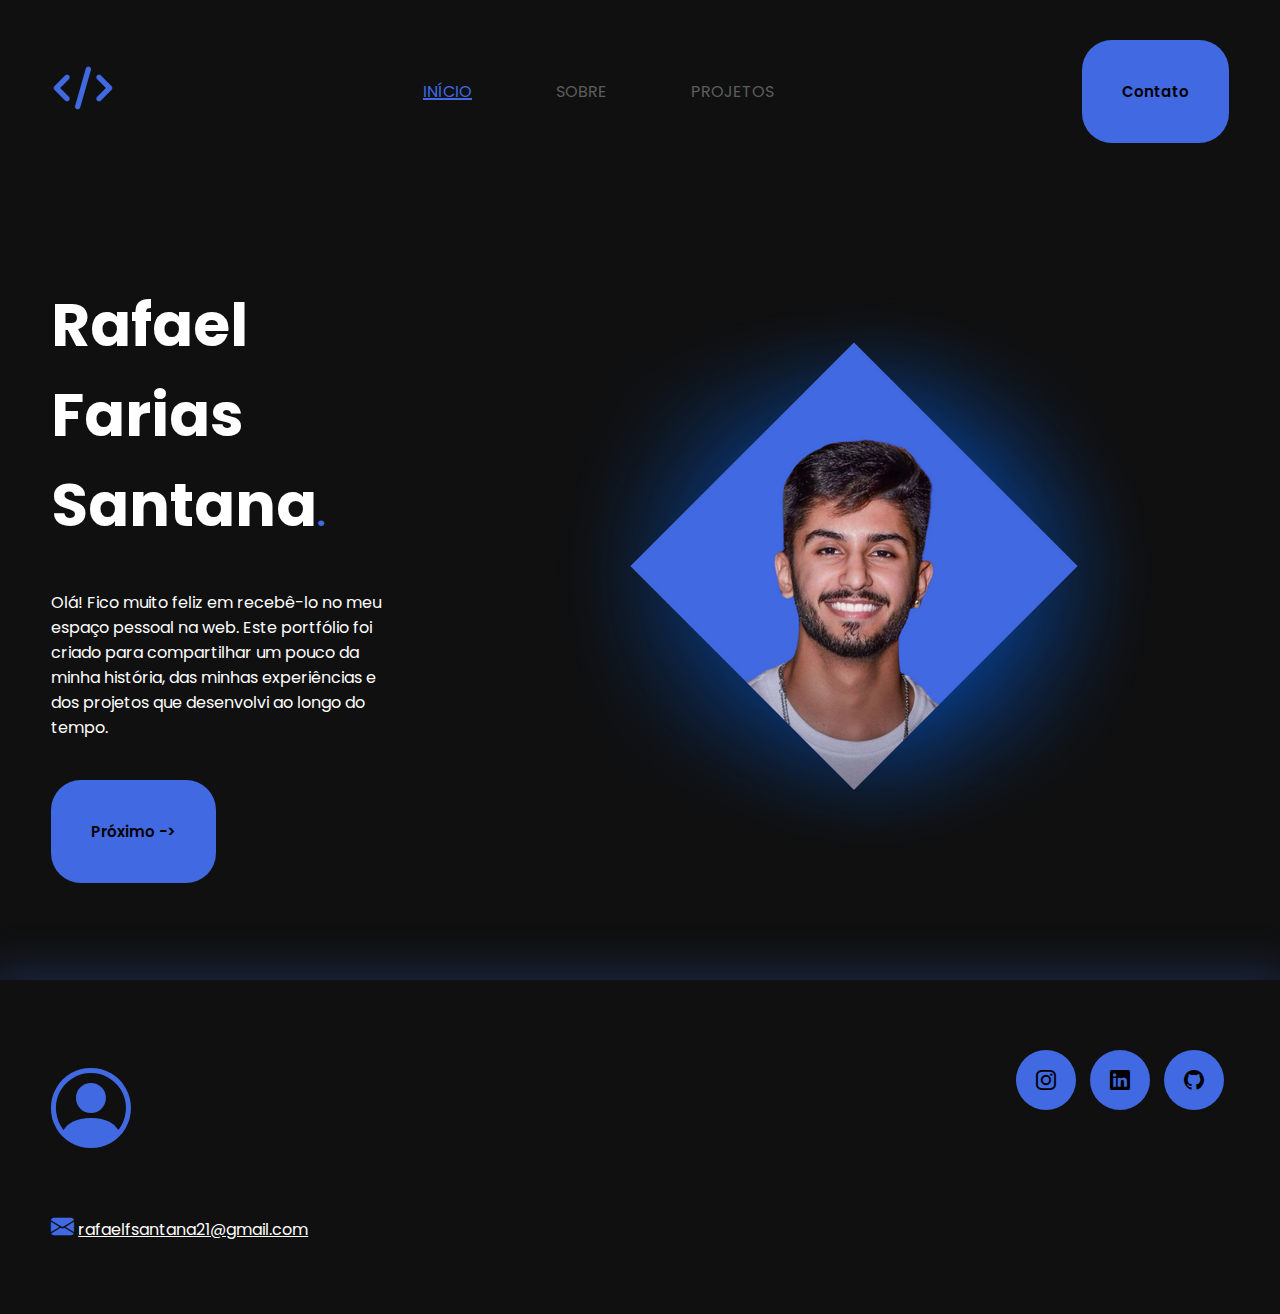
<file: index.html>
<!DOCTYPE html>
<html lang="pt-br">
<head>
    <meta charset="UTF-8">
    <meta name="viewport" content="width=device-width, initial-scale=1.0">
    <!-- GOOGLE FONTS-->
    <link rel="preconnect" href="https://fonts.googleapis.com">
    <link rel="preconnect" href="https://fonts.gstatic.com" crossorigin>
    <link href="https://fonts.googleapis.com/css2?family=Poppins:ital,wght@0,100;0,200;0,300;0,400;0,500;0,600;0,700;0,800;0,900;1,100;1,200;1,300;1,400;1,500;1,600;1,700;1,800;1,900&display=swap" rel="stylesheet">
    <!--FIM GOOGLE FONTS-->
    <!-- Bootstrap icons-->
    <link rel="stylesheet" href="https://cdn.jsdelivr.net/npm/bootstrap-icons@1.11.3/font/bootstrap-icons.min.css">
     <!-- FIM Bootsrap icons-->
    <link rel="stylesheet" href="styles.css">
    <title>Portifólio - Rafael Farias</title>
</head>
<body>

 <header>
    <div class = "interface">
        <div class = "foto_perfil">
            <a href="#">
                <img src="./imgs/code(2).png" alt="logo">
            </a>
        </div> <!--logo -->

        <nav>
            <ul>
                <li><a href="./index.html"><span>INÍCIO</span></a></li>
                <li><a href="./sobre.html">SOBRE</a></li>
                <li><a href="./projetos.html">PROJETOS</a></li>
            </ul>
        </nav>

        <div class="rf-contato">
            <a href="./contato.html">
                <button>Contato</button>
            </a>
        </div>
    </div>
 </header>
    
 <main>
    <section class ="topo-do-site">
        <div class ="interface">
            <div class="flex">
                <div class="txt-topo-site">
                    <h1>Rafael Farias Santana<span>.</span></h1>
                    <p>Olá! Fico muito feliz em recebê-lo no meu espaço pessoal na web. Este portfólio foi criado para compartilhar um pouco da minha história, das minhas experiências e dos projetos que desenvolvi ao longo do tempo.</p>

                    <div class="rf-contato">
                        <a href="./sobre.html">
                            <button>
                                Próximo ->
                            </button>
                        </a>
                    </div>
                </div>

                <div class="img-topo-site">
                    <img src="./imgs/foto-topo-site-oficial.png" alt="">
                </div>
            </div>
        </div>
    </section><!--TOPO DO SITE-->

 </main>

 <footer>
    <div class="interface">
        <div class="line-footer">
            <div class="flex">
                <div class="logo-footer">
                    <i class="bi bi-person-circle"></i>
                </div>
                <div class="rf-social">
                    <a href="https://www.instagram.com/rafaelfariass/" target="_blank"><button><i class="bi bi-instagram"></i></button></a>
                    <a href="https://www.linkedin.com/in/rafaelfariass/" target="_blank"><button><i class="bi bi-linkedin"></i></button></a>
                    <a href="https://github.com/RafaFariasRF7" target="_blank"><button><i class="bi bi-github"></i></button></a>
                </div>
            </div>
        </div><!--Line footer -->

        <div class="line-footer borda">
            <p><i class="bi bi-envelope-fill"></i> <a href="mailto:rafaelfsantana21@gmail.com">rafaelfsantana21@gmail.com</a></p>
        </div><!--Line footer -->
    </div><!--Interface-->
 </footer>
</body>
</html>
</file>
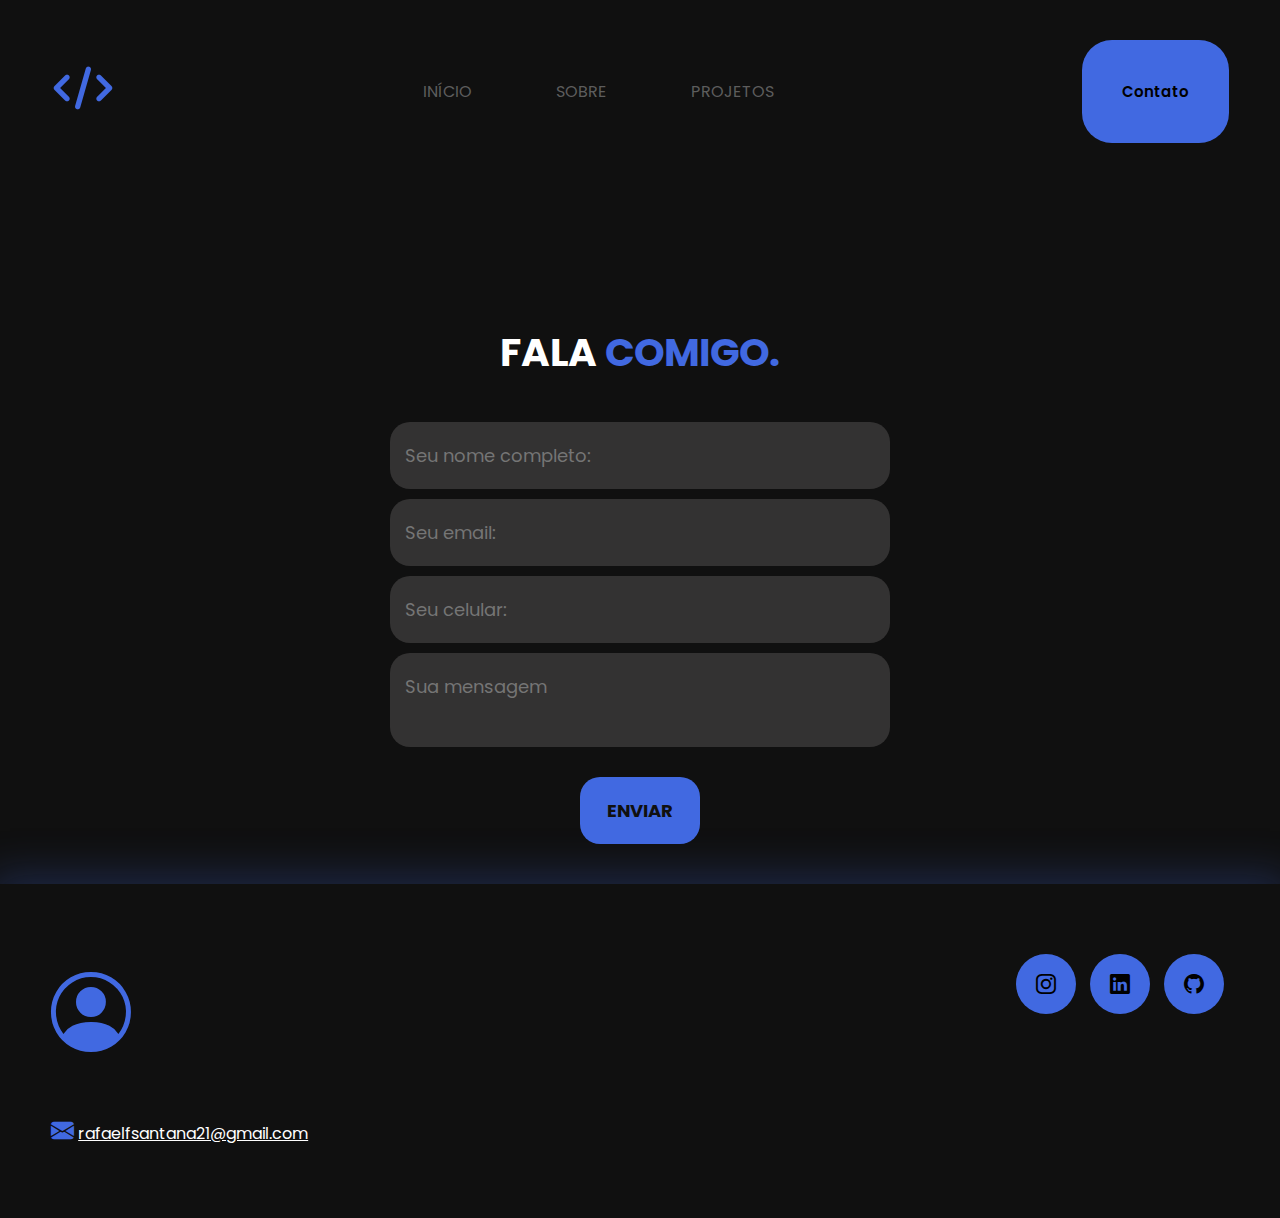
<file: contato.html>
<!DOCTYPE html>
<html lang="pt-br">
<head>
    <meta charset="UTF-8">
    <meta name="viewport" content="width=device-width, initial-scale=1.0">
    <!-- GOOGLE FONTS-->
    <link rel="preconnect" href="https://fonts.googleapis.com">
<link rel="preconnect" href="https://fonts.gstatic.com" crossorigin>
<link href="https://fonts.googleapis.com/css2?family=Poppins:ital,wght@0,100;0,200;0,300;0,400;0,500;0,600;0,700;0,800;0,900;1,100;1,200;1,300;1,400;1,500;1,600;1,700;1,800;1,900&display=swap" rel="stylesheet">
    <!--FIM GOOGLE FONTS-->
    <!-- Bootstrap icons-->
    <link rel="stylesheet" href="https://cdn.jsdelivr.net/npm/bootstrap-icons@1.11.3/font/bootstrap-icons.min.css">
     <!-- FIM Bootsrap icons-->
    <link rel="stylesheet" href="styles.css">
    <title>Portifólio - Rafael Farias</title>
</head>
<body>
    <header>
        <div class = "interface">
            <div class = "foto_perfil">
                <a href="#">
                    <img src="./imgs/code(2).png" alt="logo">
                </a>
            </div> <!--logo -->
    
            <nav>
                <ul>
                    <li><a href="./index.html">INÍCIO</a></li>
                    <li><a href="./sobre.html">SOBRE</a></li>
                    <li><a href="./projetos.html">PROJETOS</a></li>
                </ul>
            </nav>
    
            <div class="rf-contato">
                <a href="./contato.html">
                    <button>Contato</button>
                </a>
            </div>
        </div>
     </header>

     <main>
        <section class="form">
            <div class="interface">
                <h2 class="titulo">FALA <span>COMIGO.</span></h2>
    
                <form action="">
                    <input type="text" name="" id="" placeholder="Seu nome completo:" required>
                    <input type="text" name="" id="" placeholder="Seu email:" required>
                    <input type="text" name="" id="" placeholder="Seu celular:">
                    <textarea name="" id="" placeholder="Sua mensagem" required></textarea>
                    <div class="rf-enviar"><input type="submit" value="ENVIAR"></div>
                </form>
            </div>
        </section><!--FORMULÁRIO-->
     </main>

     <footer>
        <div class="interface">
            <div class="line-footer">
                <div class="flex">
                    <div class="logo-footer">
                        <i class="bi bi-person-circle"></i>
                    </div>
                    <div class="rf-social">
                        <a href="https://www.instagram.com/rafaelfariass/" target="_blank"><button><i class="bi bi-instagram"></i></button></a>
                        <a href="https://www.linkedin.com/in/rafaelfariass/" target="_blank"><button><i class="bi bi-linkedin"></i></button></a>
                        <a href="https://github.com/RafaFariasRF7" target="_blank"><button><i class="bi bi-github"></i></button></a>
                    </div>
                </div>
            </div><!--Line footer -->
    
            <div class="line-footer borda">
                <p><i class="bi bi-envelope-fill"></i> <a href="mailto:rafaelfsantana21@gmail.com">rafaelfsantana21@gmail.com</a></p>
            </div><!--Line footer -->
        </div><!--Interface-->
     </footer>
</body>
</html>
</file>
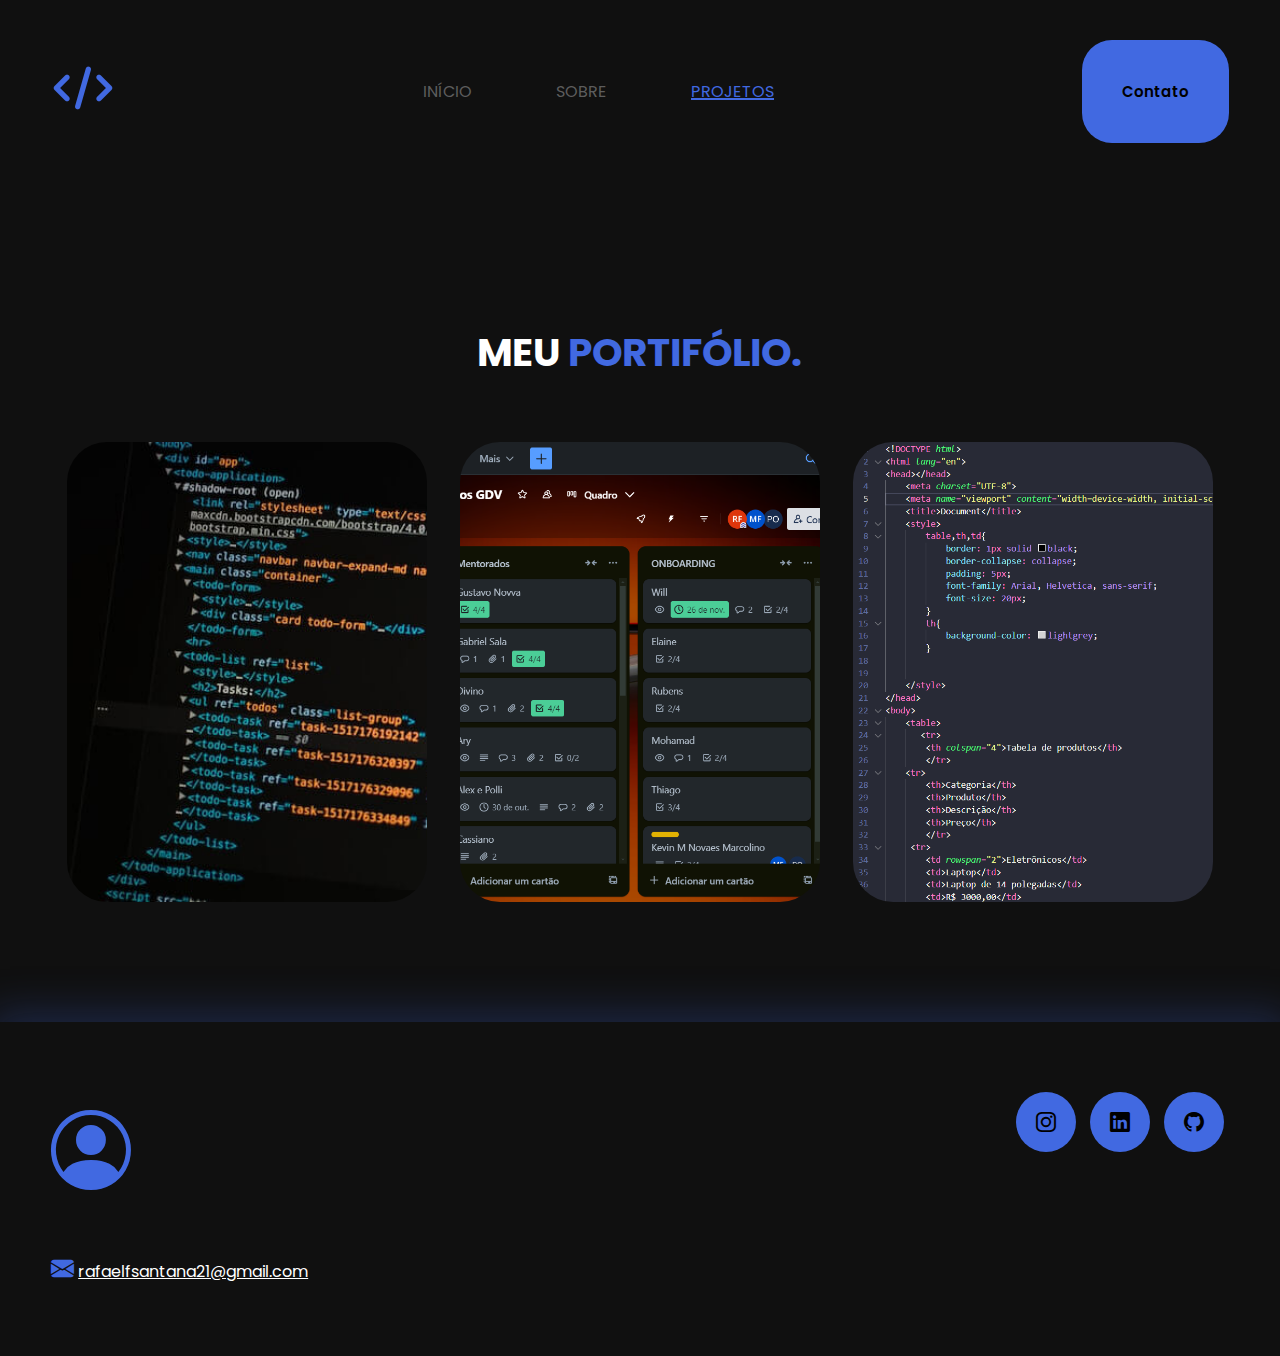
<file: projetos.html>
<!DOCTYPE html>
<html lang="pt-br">
<head>
    <meta charset="UTF-8">
    <meta name="viewport" content="width=device-width, initial-scale=1.0">
    <!-- GOOGLE FONTS-->
    <link rel="preconnect" href="https://fonts.googleapis.com">
<link rel="preconnect" href="https://fonts.gstatic.com" crossorigin>
<link href="https://fonts.googleapis.com/css2?family=Poppins:ital,wght@0,100;0,200;0,300;0,400;0,500;0,600;0,700;0,800;0,900;1,100;1,200;1,300;1,400;1,500;1,600;1,700;1,800;1,900&display=swap" rel="stylesheet">
    <!--FIM GOOGLE FONTS-->
    <!-- Bootstrap icons-->
    <link rel="stylesheet" href="https://cdn.jsdelivr.net/npm/bootstrap-icons@1.11.3/font/bootstrap-icons.min.css">
     <!-- FIM Bootsrap icons-->
    <link rel="stylesheet" href="styles.css">
    <title>Portifólio - Rafael Farias</title>
</head>
<body>
    <header>
        <div class = "interface">
            <div class = "foto_perfil">
                <a href="#">
                    <img src="./imgs/code(2).png" alt="logo">
                </a>
            </div> <!--logo -->
    
            <nav>
                <ul>
                    <li><a href="./index.html">INÍCIO</a></li>
                    <li><a href="./sobre.html">SOBRE</a></li>
                    <li><a href="./projetos.html"><span>PROJETOS</span></a></li>
                </ul>
            </nav>
    
            <div class="rf-contato">
                <a href="./contato.html">
                    <button>Contato</button>
                </a>
            </div>
        </div>
     </header>

    <main>
        <section class="portfolio">
            <div class="interface">
                <h2 class="titulo">MEU <span>PORTIFÓLIO.</span></h2>
                <div class="flex">
                    <div class="img-port" style="background-image: url(imgs/tags-HTML.jpg);">
                        <div class="overlay">Projeto 1</div>
                    </div>
                    <div class="img-port" style="background-image: url(imgs/Captura\ de\ tela\ 2024-10-04\ 010516.png);">
                        <div class="overlay">Projeto 2</div>
                    </div>
                    <div class="img-port" style="background-image: url(imgs/port3.png);">
                        <div class="overlay">Projeto 3</div>
                    </div>
                </div><!--flex-->
            </div><!--interface-->
        </section><!--PROTIFÓLIO-->
    </main>

    <footer>
        <div class="interface">
            <div class="line-footer">
                <div class="flex">
                    <div class="logo-footer">
                        <i class="bi bi-person-circle"></i>
                    </div>
                    <div class="rf-social">
                        <a href="https://www.instagram.com/rafaelfariass/" target="_blank"><button><i class="bi bi-instagram"></i></button></a>
                        <a href="https://www.linkedin.com/in/rafaelfariass/" target="_blank"><button><i class="bi bi-linkedin"></i></button></a>
                        <a href="https://github.com/RafaFariasRF7" target="_blank"><button><i class="bi bi-github"></i></button></a>
                    </div>
                </div>
            </div><!--Line footer -->
    
            <div class="line-footer borda">
                <p><i class="bi bi-envelope-fill"></i> <a href="mailto:rafaelfsantana21@gmail.com">rafaelfsantana21@gmail.com</a></p>
            </div><!--Line footer -->
        </div><!--Interface-->
     </footer>


</body>
</html>
</file>
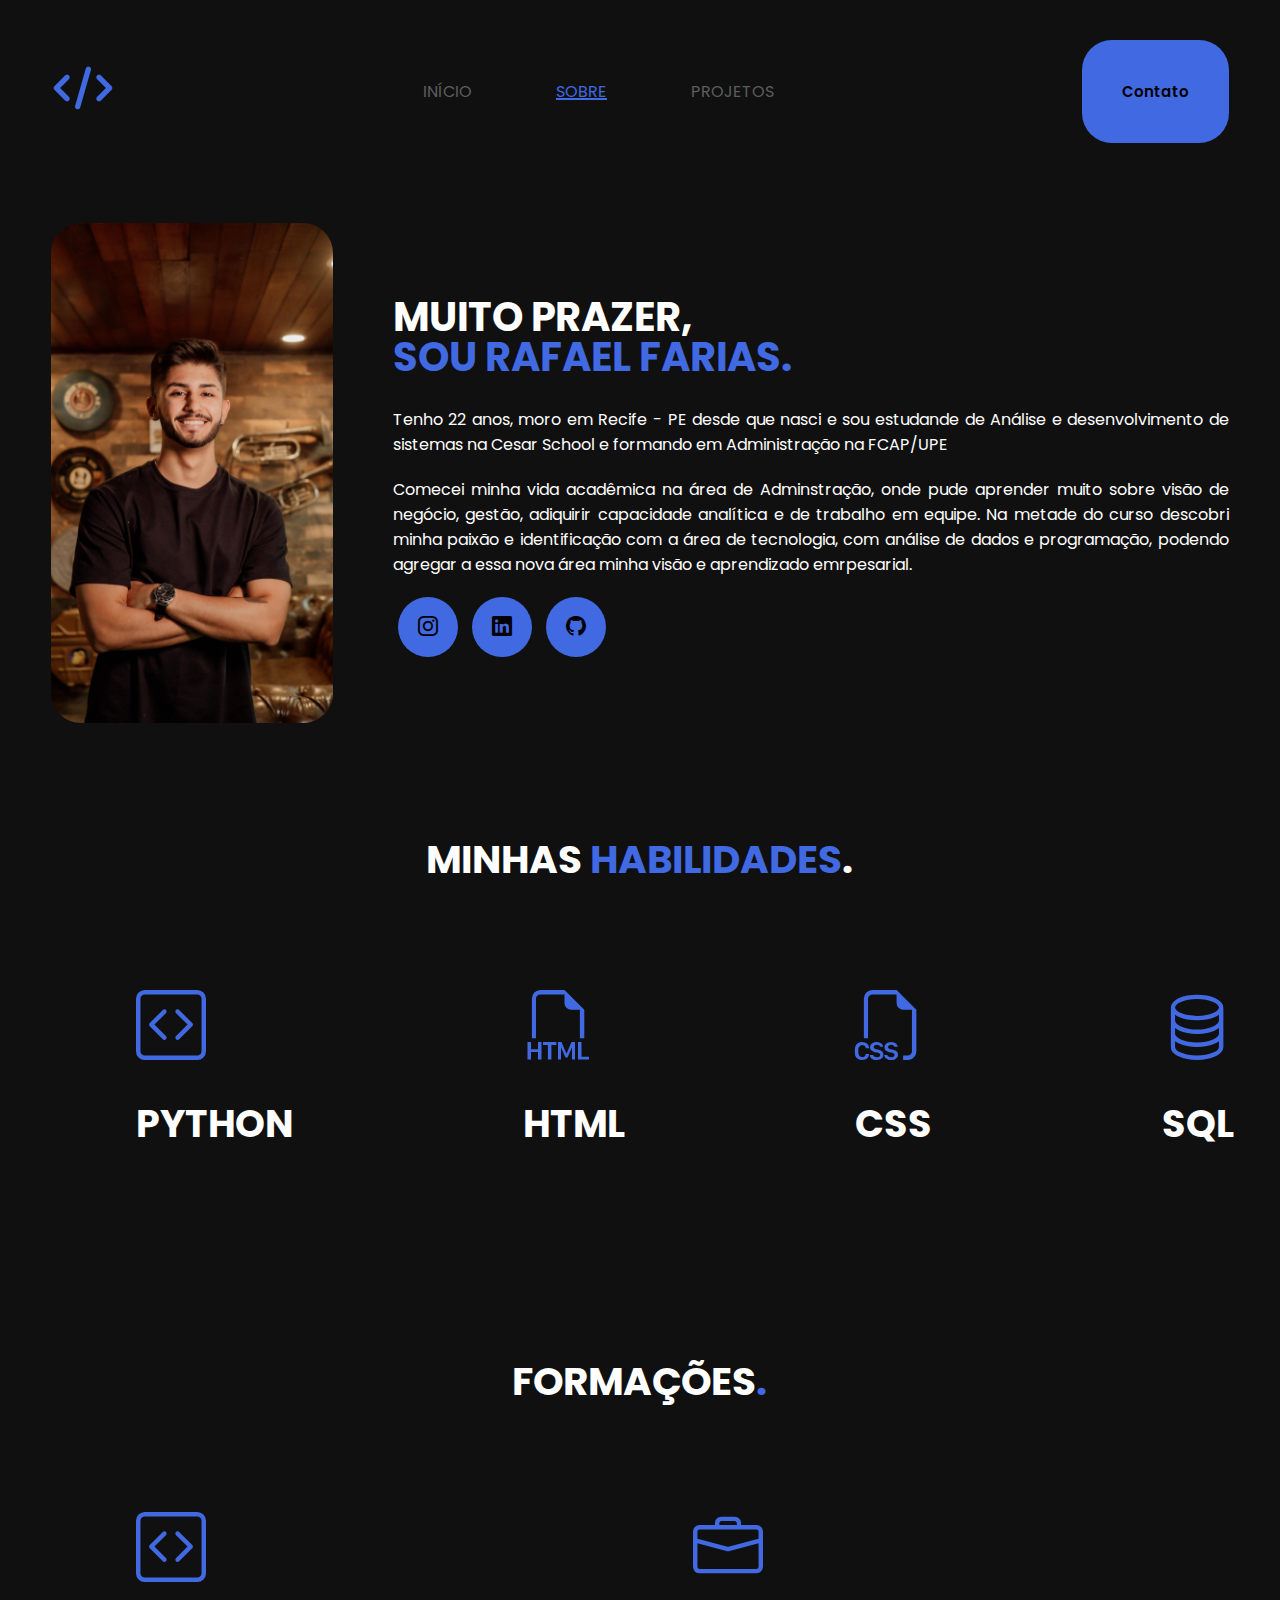
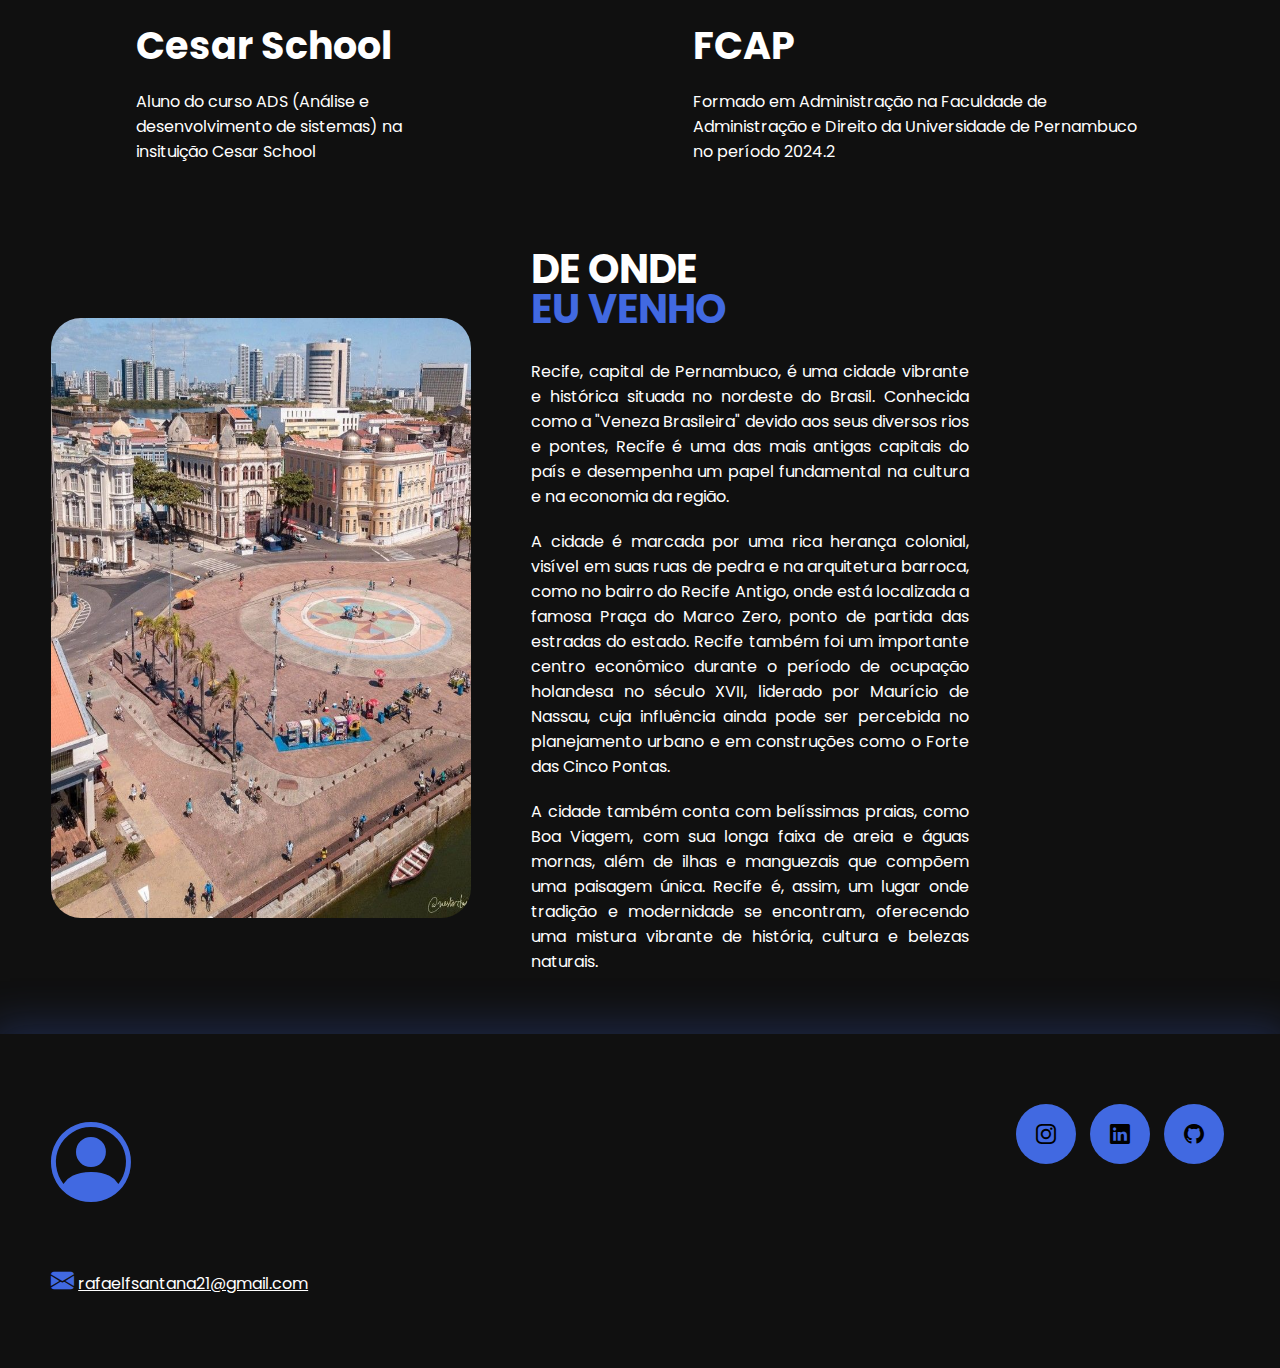
<file: sobre.html>
<!DOCTYPE html>
<html lang="pt-br">
<head>
    <meta charset="UTF-8">
    <meta name="viewport" content="width=device-width, initial-scale=1.0">
    <!-- GOOGLE FONTS-->
    <link rel="preconnect" href="https://fonts.googleapis.com">
<link rel="preconnect" href="https://fonts.gstatic.com" crossorigin>
<link href="https://fonts.googleapis.com/css2?family=Poppins:ital,wght@0,100;0,200;0,300;0,400;0,500;0,600;0,700;0,800;0,900;1,100;1,200;1,300;1,400;1,500;1,600;1,700;1,800;1,900&display=swap" rel="stylesheet">
    <!--FIM GOOGLE FONTS-->
    <!-- Bootstrap icons-->
    <link rel="stylesheet" href="https://cdn.jsdelivr.net/npm/bootstrap-icons@1.11.3/font/bootstrap-icons.min.css">
     <!-- FIM Bootsrap icons-->
    <link rel="stylesheet" href="styles.css">
    <title>Portifólio - Rafael Farias</title>
</head>
<body>
    <header>
        <div class = "interface">
            <div class = "foto_perfil">
                <a href="#">
                    <img src="./imgs/code(2).png" alt="logo">
                </a>
            </div> <!--logo -->
    
            <nav>
                <ul>
                <li><a href="./index.html">INÍCIO</a></li>
                <li><a href="./sobre.html"><span>SOBRE</span></a></li>
                <li><a href="./projetos.html">PROJETOS</a></li>
                </ul>
            </nav>
    
            <div class="rf-contato">
                <a href="./contato.html">
                    <button>Contato</button>
                </a>
            </div>
        </div>
     </header>

     <main>
        <section class = "sobre">
            <div class="interface">
                <div class="flex">
                    <div class="teste">
                        <img src="./imgs/foto-Trois.jpeg" alt="">
                    </div><!--FOTO DA TROIS-->
    
                    <div class="txt-sobre">
                        <h2>MUITO PRAZER, <span>SOU RAFAEL FARIAS.</span></h2>
                        <p>Tenho 22 anos, moro em Recife - PE desde que nasci e sou estudande de Análise e desenvolvimento de sistemas na Cesar School e formando em Administração na FCAP/UPE</p>
                        <p>Comecei minha vida acadêmica na área de Adminstração, onde pude aprender muito sobre visão de negócio, gestão, adiquirir capacidade analítica e de trabalho em equipe. Na metade do curso
                            descobri minha paixão e identificação com a área de tecnologia, com análise de dados e programação, podendo agregar a essa nova área minha visão e aprendizado emrpesarial.
                        </p>
                        <div class="rf-social">
                            <a href="https://www.instagram.com/rafaelfariass/" target="_blank"><button><i class="bi bi-instagram"></i></button></a>
                            <a href="https://www.linkedin.com/in/rafaelfariass/" target="_blank"><button><i class="bi bi-linkedin"></i></button></a>
                            <a href="https://github.com/RafaFariasRF7" target="_blank"><button><i class="bi bi-github"></i></button></a>
                        </div>
                    </div>
                </div>
            </div>
            
    
            <div class="interface">
                <h2 class ="titulo">MINHAS <span>HABILIDADES</span>.</h2>
                <div class="flex">
                    <div class="sobre-box">
                        <i class="bi bi-code-square"></i>
                        <h3>PYTHON</h3>
                        <p></p>
                    </div>
                    <div class="sobre-box">
                        <i class="bi bi-filetype-html"></i>
                        <h3>HTML</h3>
                        <p></p>
                    </div>
                    <div class="sobre-box">
                        <i class="bi bi-filetype-css"></i>
                        <h3>CSS</h3>
                        <p></p>
                    </div>
                    <div class="sobre-box">
                        <i class="bi bi-database"></i>
                        <h3>SQL</h3>
                        <p></p>
                    </div>
                </div>
                <h2 class ="titulo">FORMAÇÕES<span>.</span></h2>
                <div class="flex">
                    <div class="sobre-box">
                        <i class="bi bi-code-square"></i>
                        <a href="https://www.cesar.school/" target="_blank"><h3>Cesar School</h3></a>
                        <p>Aluno do curso ADS (Análise e desenvolvimento de sistemas) na insituição Cesar School</p>
                    </div>
                    <div class="sobre-box">
                        <i class="bi bi-briefcase"></i>
                        <a href="https://fcapupe.com.br/" target="_blank"><h3>FCAP</h3></a>
                        <p>Formado em Administração na Faculdade de Administração e Direito da Universidade de Pernambuco no período 2024.2</p>
                    </div>
                </div>
                </div>
            </div><!--Interface-->

            <div class="interface">
                <div class="flex">
                    <div class="recife-antigo">
                        <img src="./imgs/racife-antigo2.jpg" alt="">
                    </div><!--FOTO DA TROIS-->
    
                    <div class="txt-sobre">
                        <h2>DE ONDE <span>EU VENHO</span></h2>
                        <p>   Recife, capital de Pernambuco, é uma cidade vibrante e histórica situada no nordeste do Brasil. Conhecida como a "Veneza Brasileira" 
                            devido aos seus diversos rios e pontes, Recife é uma das mais antigas capitais do país e desempenha um papel fundamental na cultura e na economia da região.</p>
                        <p>A cidade é marcada por uma rica herança colonial, visível em suas ruas de pedra e na arquitetura barroca, como no bairro do Recife Antigo, onde está localizada a 
                            famosa Praça do Marco Zero, ponto de partida das estradas do estado. Recife também foi um importante centro econômico durante o período de ocupação holandesa no século XVII, 
                            liderado por Maurício de Nassau, cuja influência ainda pode ser percebida no planejamento urbano e em construções como o Forte das Cinco Pontas.
                        </p>
                        <p>
                            A cidade também conta com belíssimas praias, como Boa Viagem, com sua longa faixa de areia e águas mornas, além de ilhas e manguezais que compõem uma paisagem única. Recife é, assim,
                             um lugar onde tradição e modernidade se encontram, oferecendo uma mistura vibrante de história, cultura e belezas naturais.
                        </p>
                        
                    </div>
                    <div class="iframe-sobre">
                        <iframe src="https://www.google.com/maps/embed?pb=!1m18!1m12!1m3!1d126418.20443030934!2d-35.01661897943269!3d-8.04330299056202!2m3!1f0!2f0!3f0!3m2!1i1024!2i768!4f13.1!3m3!1m2!1s0x7ab196f94e5408b%3A0xe5800ef782bde3a6!2sRecife%2C%20State%20of%20Pernambuco!5e0!3m2!1sen!2sbr!4v1728011412208!5m2!1sen!2sbr" width="600" height="450" style="border:0;" allowfullscreen="" loading="lazy" referrerpolicy="no-referrer-when-downgrade"></iframe>
                    </div>
                </div>
            </div>

            
        </section><!--SOBRE MIM-->
     </main>

     <footer>
        <div class="interface">
            <div class="line-footer">
                <div class="flex">
                    <div class="logo-footer">
                        <i class="bi bi-person-circle"></i>
                    </div>
                    <div class="rf-social">
                        <a href="https://www.instagram.com/rafaelfariass/" target="_blank"><button><i class="bi bi-instagram"></i></button></a>
                        <a href="https://www.linkedin.com/in/rafaelfariass/" target="_blank"><button><i class="bi bi-linkedin"></i></button></a>
                        <a href="https://github.com/RafaFariasRF7" target="_blank"><button><i class="bi bi-github"></i></button></a>
                    </div>
                </div>
            </div><!--Line footer -->
    
            <div class="line-footer borda">
                <p><i class="bi bi-envelope-fill"></i> <a href="mailto:rafaelfsantana21@gmail.com">rafaelfsantana21@gmail.com</a></p>
            </div><!--Line footer -->
        </div><!--Interface-->
     </footer>
</body>
</html>
</file>
<file: styles.css>
*{
    margin: 0;
    padding: 0;
    box-sizing: border-box;
    font-family: 'Poppins',sans-serif;
}

a{
    color: white;
    text-decoration: none;
}

body{
    background-color: #101010
    ;
    height: 100vh;
}

.interface{
    max-width: 1280px;
    margin: 0 auto;
}

.flex{
    display: flex;
}

.rf-contato button{
    padding: 40px;
    font-size: 15px;
    font-weight: 600;
    background-color: royalblue;
    border: 0;
    border-radius: 30px;
    cursor: pointer;
    transition: .2s;
}

.rf-contato button:hover{
    box-shadow: 0px 0px 6px #4169e1;
    transform: scale(1.05);
}

h2.titulo{
    color: white;
    font-size: 39px;
    text-align: center;
    margin-top: 100px;
}

h2.titulo span{
    color: royalblue;
}

button:hover, form .rf-enviar input:hover{
    box-shadow: 0 0 8px royalblue;
    transform: scale(1.05);
}

/* cabeçalho */

header span{
    color: #4169e1;
    text-decoration:underline 2px;
}
header{
    padding: 40px 4%;
}

header > .interface {
    display: flex;
    align-items: center;
    justify-content:  space-between;
    
}

header a{
    color: rgb(93, 93, 93);
    text-decoration: none;
    display: inline-block;
    transition: .2s;
}

header a:hover{
    color: #4169e1;
    transform: scale(1.05);
}


header nav ul{
    list-style-type: none;
}

header nav ul li{
    display: inline-block;
    padding: 0 40px;
}




/* topo do site */

section.topo-do-site{
    padding: 20px 4%;
}

section.topo-do-site .flex{
    align-items: center;
    justify-content: center;
    gap: 90px;

}

.topo-do-site h1{
    color: white;
    font-size: 60px;
    
}

.topo-do-site .txt-topo-site h1 span{
    color: royalblue;
    font-size: 30px;
}

.topo-do-site .txt-topo-site p{
    color: white;
    margin: 40px 0px;
}

.topo-do-site .img-topo-site img{
    position: relative;
    animation: flutuar 2s ease-in-out infinite alternate;
}

@keyframes flutuar{
    0%{
        top: 0;
    }
    100%{
        top: 10px;
    }
}

/* Estilos de SOBRE */

.recife-antigo img{
    width: 420px ;
    height: 600px;
    border-radius: 30px;
}

.teste img{
    width: 400px 30px;
    height: 500px;
    border-radius: 30px;
}
.iframe-sobre iframe{
    width: 200px ;
    height: 200px;
}

section.sobre{
    padding: 40px 4%;
}

section.sobre .flex{
    gap: 60px;
}

.sobre .sobre-box{
    color: white;
    padding: 40px;
    border-radius: 20px;
    margin: 45px;
    transition: .2s;
}

.sobre .sobre-box:hover{
    transform: scale(1.05);
    box-shadow: 0 0 12px rgba(65, 105, 225, 0.456);
}

.sobre .sobre-box i{
    font-size: 70px;
    color: royalblue;
    
}

.sobre .sobre-box h3{
    font-size: 38px;
    margin: 15px 0;
}

section.sobre .flex{
    align-items: center;
    gap: 60px;
}


.sobre .txt-sobre{
    color: white;
}

.txt-sobre h2{
    font-size: 40px;
    line-height: 40px;
    margin-bottom: 30px;
}

.txt-sobre h2 span{
    color: royalblue;
    display: block;
}

.sobre .txt-sobre p{
    margin: 20px 0;
    text-align: justify;
}

.rf-social button{
    width: 60px;
    height: 60px;
    border-radius: 50%;
    border: none;
    background-color: royalblue;
    font-size: 20px;
    cursor: pointer;
    margin: 0 5px;
    transition: .2s;
}

/* ESTILO PORTIFÓLIO */

section.portfolio{
    padding: 40px  4%;
    
}

section.portfolio .flex{
    justify-content: space-around;
    margin-top: 60px;
    margin-bottom: 80px;
}

.img-port{
    width: 360px; /*largura*/
    height: 460px; /*altura*/
    background-color: royalblue;
    background-size: cover;
    background-position: 1% 0%;
    transition: 5s;
    cursor: pointer;
    border-radius: 40px;
    position: relative;
}

.img-port:hover{
    background-position: 100% 100%;
}

.overlay{
    position: absolute;
    top: 0;
    left: 0;
    width: 100%;
    height: 100%;
    background-color: #0a0a0ab4;
    border-radius: 40px;
    display: flex;
    align-items: center;
    justify-content: center;
    font-size: 24px;
    font-weight: 600;
    color:white;
    opacity: 0;
    transition: .5s;
}

.overlay:hover{
    opacity: 1;
}

/* EDIÇÃO FORMULÁRIO */

section.form{
    padding: 40px 4%;
    
}

form{
    max-width: 500px;
    margin: 0 auto;
    display: flex;
    justify-content: center;
    flex-direction: column;
    gap: 10px;
    margin-top: 40px;
}

form input, form textarea{
    width: 100%;
    background-color: rgb(51, 50, 50);
    border: 0;
    outline: 0;
    padding: 20px 15px;
    border-radius: 20px;
    color: white;
    font-size: 18px;
}

form textarea{
    resize: none;
    max-height: 200px;
}

form .rf-enviar{
    margin-top: 20px;
    text-align: center;
}

form .rf-enviar input{
    width: 120px;
    background-color: royalblue;
    color: #101010;
    font-weight: 700;
    cursor: pointer;
    transition: .2s;
}


/* ESTILO RODA PÉ */

footer{
    padding: 50px 4%;
    box-shadow: 0 0 40px 10px rgba(65, 105, 225, 0.253);
}

footer .flex{
    justify-content: space-between;
}

footer .line-footer{
    padding: 20px 0;
    border-bottom: 2px royalblue;
}



footer .line-footer p i{
    color: royalblue;
    font-size: 23px;
}


footer .line-footer p a{
    color: white;
    text-decoration: underline;
}

footer .logo-footer i{
    color: royalblue;
    font-size: 80px;
}
</file>
